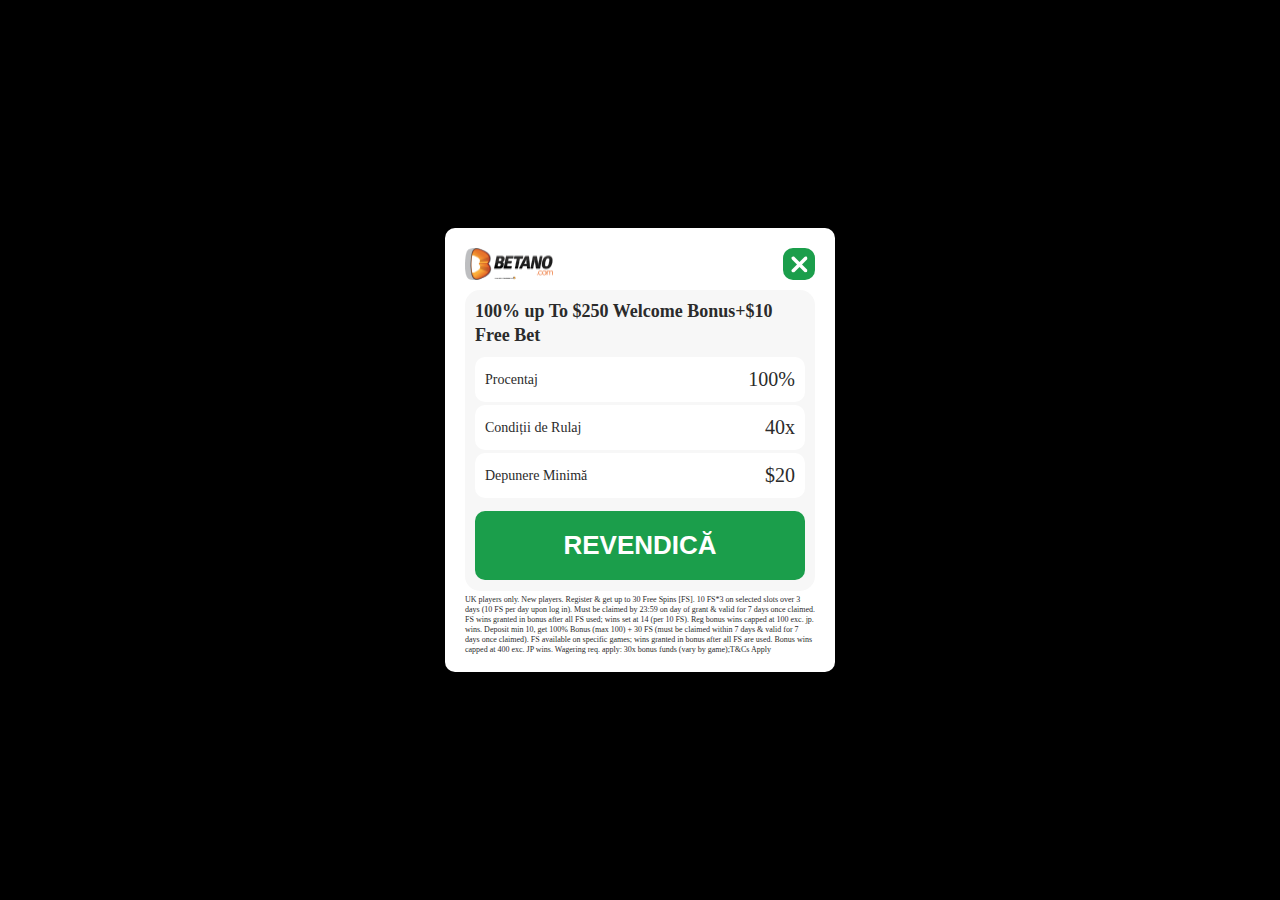
<file: Bonus pop up/index.html>
<!DOCTYPE html>
<html lang="en">
<head>
    <meta charset="UTF-8">
    <meta http-equiv="X-UA-Compatible" content="IE=edge">
    <meta name="viewport" content="width=device-width, initial-scale=1.0">
    <meta name="description" content="This page is a bonus pop-up for a sports agency">
    <title>Bonus</title>
    <link rel="stylesheet" href="style.css">
</head>
<body>
    <section>
        <header class="flex justify-between pb-10">
            <img src="./betano_logo-wide 1.png" alt="Betano logo">
            <img src="./Icon ionic-ios-close.png" alt="close button" role="button" tabIndex="0" aria-label="close button" class="closeButton">
        </header>
        <div class="bet-container">
            <h2 class="subtitle">100% up To $250 Welcome Bonus+$10 Free Bet </h2>

            <div class="flex justify-between conditions-style align-center">
                <p class="fs-14">Procentaj</p>
                <p class="fs-20">100%</p>
            </div>
            
            <div class="flex justify-between conditions-style align-center">
                <p class="fs-14">Condiții de Rulaj</p>
                <p class="fs-20">40x</p>
            </div>
            
            <div class="flex justify-between conditions-style align-center">
                <p class="fs-14">Depunere Minimă</p>
                <p class="fs-20">$20</p>
            </div>
            <button>REVENDICĂ</button>
        </div>
        <p class="uk-disclaimer">UK players only. New players. Register & get up to 30 Free Spins [FS]. 10 FS*3 on selected slots over 3 days (10 FS per day upon log in). Must be claimed by 23:59 on day of grant & valid for 7 days once claimed. FS wins granted in bonus after all FS used; wins set at 14 (per 10 FS). Reg bonus wins capped at 100 exc. jp. wins. Deposit min 10, get 100% Bonus (max 100) + 30 FS (must be claimed within 7 days & valid for 7 days once claimed). FS available on specific games; wins granted in bonus after all FS are used. Bonus wins capped at 400 exc. JP wins. Wagering req. apply: 30x bonus funds (vary by game);T&Cs Apply</p>
    </section>
</body>
</html>
</file>
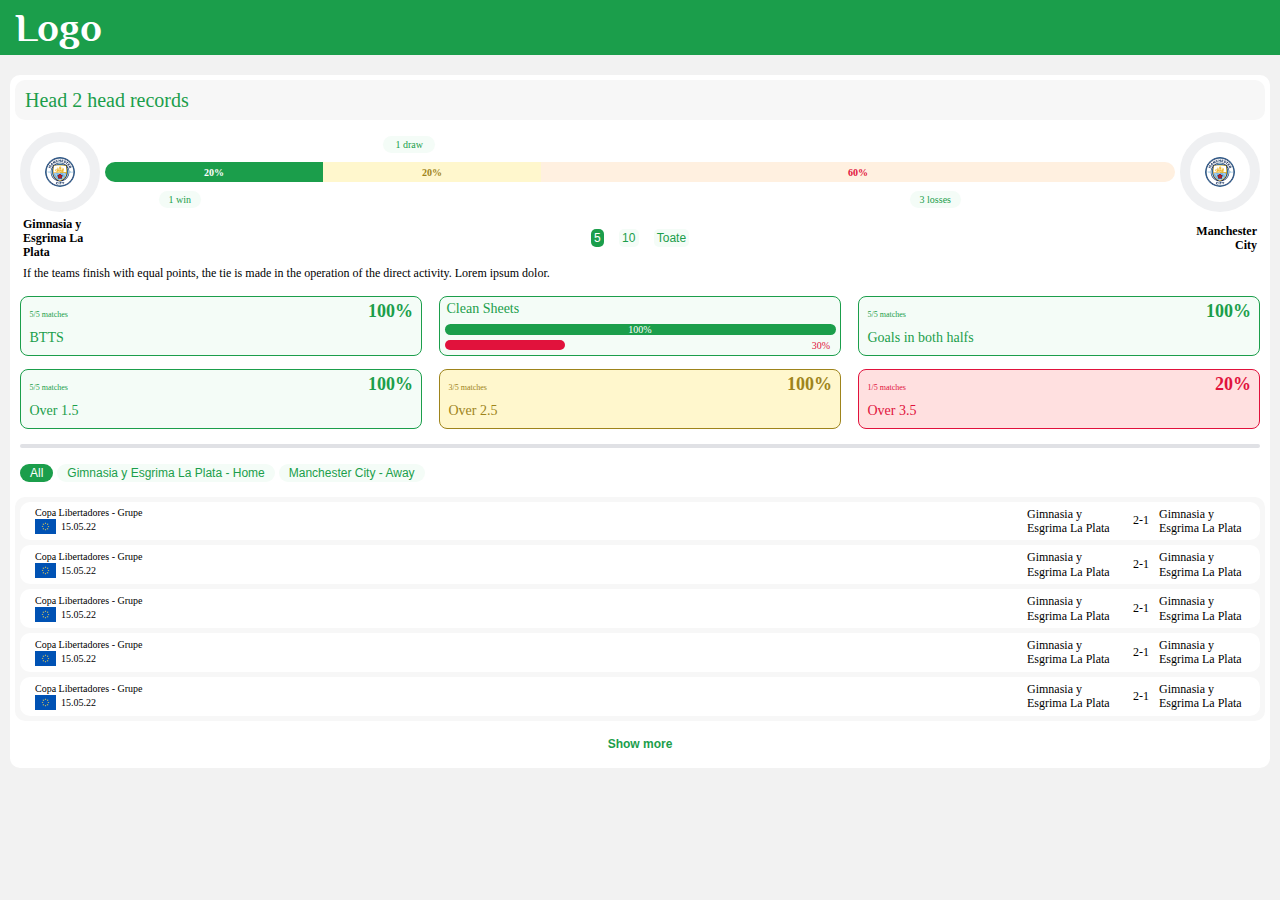
<file: Head2Head/index.html>
<!DOCTYPE html>
<html lang="en">
<head>
    <meta charset="UTF-8">
    <meta http-equiv="X-UA-Compatible" content="IE=edge">
    <meta name="viewport" content="width=device-width, initial-scale=1.0">
    <meta name="description" content="This page is a head2head page for a sports agency">
    <title>Standings-page</title>
    <link rel="preconnect" href="https://fonts.googleapis.com">
    <link rel="preconnect" href="https://fonts.gstatic.com" crossorigin>
    <link href="https://fonts.googleapis.com/css2?family=Bebas+Neue&family=Philosopher:wght@700&display=swap" rel="stylesheet">    <link rel="stylesheet" href="style.css">
    <script src="index.js" defer></script>
</head>
<body>
    <header> 
        Logo
    </header>
    <main>
        <h1> Head 2 head records </h1>
    </main>
</body>
</html>
</file>
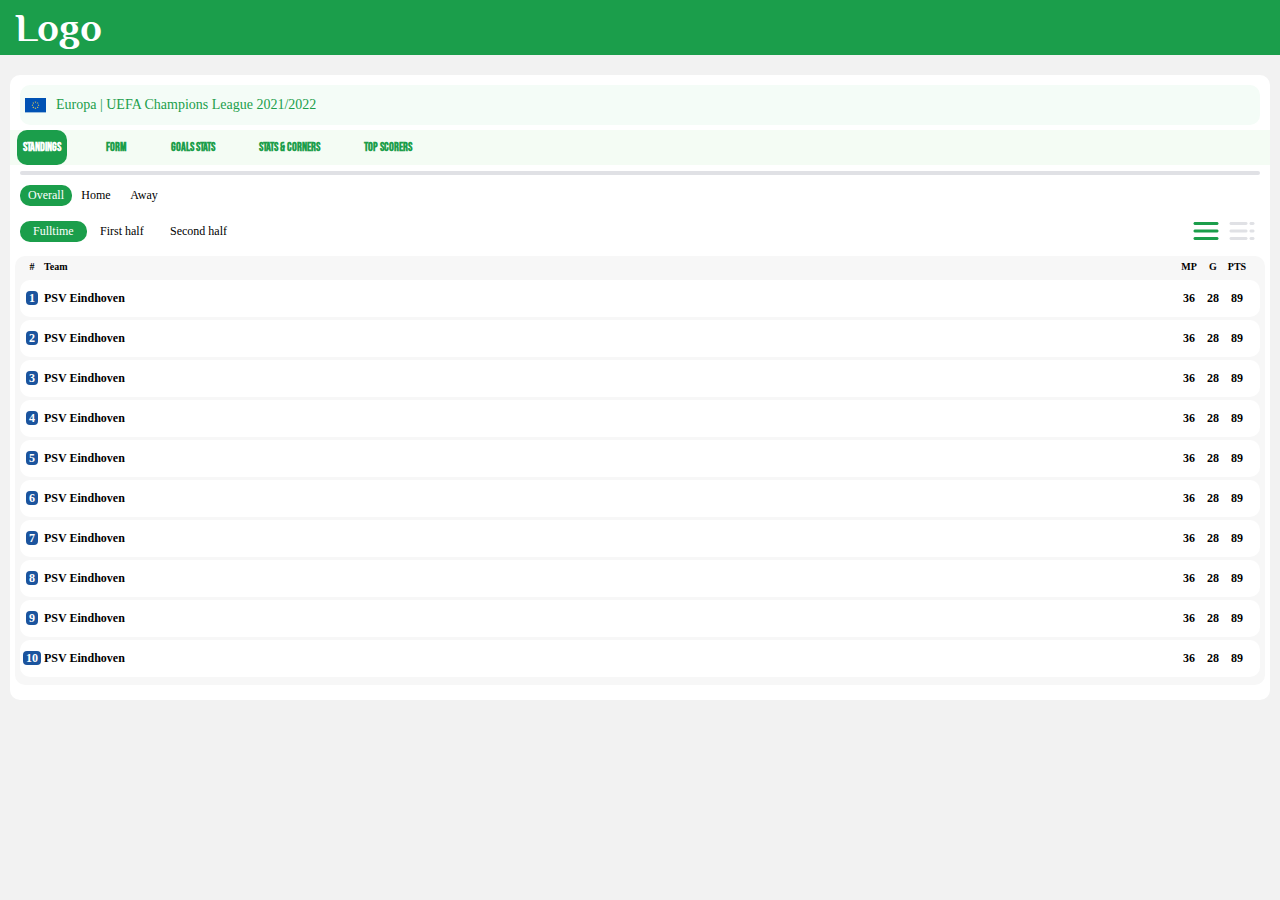
<file: Standings page/index.html>
<!DOCTYPE html>
<html lang="en">
<head>
    <meta charset="UTF-8">
    <meta http-equiv="X-UA-Compatible" content="IE=edge">
    <meta name="viewport" content="width=device-width, initial-scale=1.0">
    <meta name="description" content="This page is a standings page for a sports agency">
    <title>Standings-page</title>
    <link rel="preconnect" href="https://fonts.googleapis.com">
    <link rel="preconnect" href="https://fonts.gstatic.com" crossorigin>
    <link href="https://fonts.googleapis.com/css2?family=Bebas+Neue&family=Philosopher:wght@700&display=swap" rel="stylesheet">    <link rel="stylesheet" href="style.css">
    <script src="index.js" defer></script>
</head>
<body>
    <header> 
        Logo
    </header>
    <main>
            <div class="flex align-center title-wrapper gap10"> 
                <img src="./EU flag.png" alt="Europe Flag"> 
                <span class="title">Europa | UEFA Champions League 2021/2022</span>
            </div>
            <div class="option-submenu-wrapper">
                <ul class="flex align-center justify-between option-submenu">
                    <li role="button" tabIndex="0" class="option-submenu-selected">STANDINGS</li>
                    <li role="button" tabIndex="0">FORM</li>
                    <li role="button" tabIndex="0">GOALS STATS</li>
                    <li role="button" tabIndex="0">STATS & CORNERS</li>
                    <li role="button" tabIndex="0">TOP SCORERS</li>
                </ul>
            </div>
            <hr>
            <ul class="flex align-center stadium-submenu">
                <li role="button" tabIndex="0" class="stadium-submenu-selected">Overall</li>
                <li role="button" tabIndex="0">Home</li>
                <li role="button" tabIndex="0">Away</li>
            </ul>
            <div class="flex align-center justify-between mt-10">
                <ul class="flex align-center time-submenu ">
                    <li role="button" tabIndex="0" class="time-submenu-selected">Fulltime</li>
                    <li role="button" tabIndex="0">First half</li>
                    <li role="button" tabIndex="0">Second half</li>
                </ul>
                <div class="flex display-icons">
                    <img role="button" tabIndex="0" aria-label="display list" src="./Icon List.png" alt="display list">
                    <img role="button" tabIndex="0" aria-label="display structured list" src="./Icon Structured List.png" alt="display structured list" >
                </div>
            </div>
            <div class="ranking">
            </div>
    </main>
</body>
</html>
</file>
<file: Bonus pop up/style.css>
* {
  margin: 0;
  padding: 0;
  color: #2b2b2b;
}

body {
  background-color: black;
  display: flex;
  align-items: center;
  justify-content: center;
  height: 100vh;
}

section {
  display: block;
  max-width: 350px;
  padding: 20px 20px 17px;
  background-color: white;
  border-radius: 10px;
  margin: 0 20px;
}

.flex {
  display: flex;
}

.justify-between {
  justify-content: space-between;
}

.align-center {
  align-items: center;
}

.closeButton {
  padding: 7.5px;
  background-color: #1b9e4b;
  border-radius: 10px;
}

.subtitle {
  font-size: 18px;
  font-weight: 600;
  line-height: 24px;
  margin-bottom: 10px;
}

.bet-container {
  background-color: #f7f7f7;
  padding: 9px 10px 11px;
  border-radius: 15px;
  margin-bottom: 4px;
}

.conditions-style {
  background-color: white;
  border-radius: 10px;
  padding: 11px 10px;
  margin: 3px 0;
}

button {
  background-color: #1b9e4b;
  color: white;
  font-size: 26px;
  font-weight: 900;
  border-radius: 10px;
  border: none;
  padding: 19px 0;
  width: 100%;
  margin-top: 10px;
}

.uk-disclaimer {
  font-size: 8px;
  line-height: 10px;
  color: #2b2b2b;
}

.fs-14 {
  font-size: 14px;
}

.fs-20 {
  font-size: 20px;
}

.pb-10 {
  padding-bottom: 10px;
}
</file>
<file: Head2Head/style.css>
* {
  margin: 0;
  padding: 0;
}

body {
  background-color: #f2f2f2;
}

header {
  font-family: 'Philosopher', sans-serif;
  background-color: #1b9e4b;
  color: white;
  font-size: 40px;
  font-weight: 700;
  padding: 5px 15px;
}

main {
  background-color: white;
  margin: 20px 10px;
  border-radius: 10px;
  padding: 5px;
}

.flex {
  display: flex;
}

.bar-item {
  flex: 1;
  justify-content: space-around;
}

.flex-col {
  flex-direction: column;
}

.justify-between {
  justify-content: space-between;
}

.align-center {
  align-items: center;
}

h1 {
  background-color: #f7f7f7;
  color: #1b9e4b;
  padding: 8px 10px;
  font-size: 20px;
  line-height: 24px;
  border-radius: 10px;
  font-weight: 400;
}

.team-logo {
  padding: 15px;
  border: 10px solid #eff0f2;
  border-radius: 100px;
}

.info-bar {
  padding: 12px 5px 5px;
}

.green-pill {
  font-size: 10px;
  color: #1b9e4b;
  background-color: #f4fcf7;
  text-align: center;
  border-radius: 100px;
  padding: 3px 10px;
  max-width: 2rem;
}

.percentage-bar {
  display: flex;
  height: 20px;
}

.green {
  background-color: #1b9e4b;
  color: white;
  font-size: 10px;
  font-weight: 600;
  text-align: center;
  padding: 5px;
  border-radius: 100px 0 0 100px;
  flex: 1;
}

.yellow {
  background-color: #fff7cd;
  color: #9e841b;
  font-size: 10px;
  font-weight: 600;
  text-align: center;
  padding: 5px;
  flex: 1;
}

.red {
  background-color: #fff0e0;
  color: #e1123c;
  font-size: 10px;
  font-weight: 600;
  text-align: center;
  padding: 5px;
  border-radius: 0 100px 100px 0;
  flex: 3;
}

.team-name-bar {
  padding: 0 8px;
}

.team-name {
  font-size: 12px;
  font-weight: 600;
  line-height: 14px;
  max-width: 5rem;
}

.button-container {
  gap: 15px;
}

button {
  color: #1b9e4b;
  font-size: 12px;
  line-height: 14px;
  background-color: #f4fcf7;
  border: none;
  border-radius: 5px;
  padding: 0.1rem 0.2rem;
  cursor: pointer;
}

.button-pressed {
  background-color: #1b9e4b;
  color: white;
}

.paragraph {
  font-size: 12px;
  font-weight: 400;
  line-height: 14px;
  padding: 7px 8px 16px;
}

.grid-container {
  display: grid;
  grid-template-columns: 1fr 1fr 1fr;
  padding: 0 5px;
  row-gap: 13px;
  column-gap: 17px;
}

.grid-container > * {
  border: 1px solid #1b9e4b;
  border-radius: 8px;
}

.number-matches {
  font-size: 8px;
  font-weight: 400;
  line-height: 10px;
  padding-left: 8.5px;
  padding-bottom: 2px;
}

.matches-percentage {
  font-size: 18px;
  font-weight: 700;
  margin: 4px 8px 0 0;
}

.align-vertical {
  align-items: flex-end;
}

.stats-matches {
  font-size: 14px;
  font-weight: 400;
  line-height: 17px;
  padding: 7px 0 9px 8.5px;
}

.bg-light-green {
  background-color: #f4fcf7;
}

.text-green {
  color: #1b9e4b;
}

.clean-sheets {
  font-size: 14px;
  font-weight: 400;
  line-height: 17px;
  padding-top: 2.5px;
  padding-left: 6.5px;
}

.green-bar {
  background-color: #1b9e4b;
  color: white;
  text-align: center;
  font-size: 10px;
  margin: 0 4.5px;
  border-radius: 100px;
}

.red-bar {
  height: 10px;
  width: 30%;
  background-color: #e1123c;
  border-radius: 100px;
  margin-left: 4.5px;
}

.red-bar-percentage {
  font-size: 10px;
  font-weight: 400;
  color: #e1123c;
  padding: 5px 10px 4px 0;
}

hr {
  border: none;
  height: 4px;
  border-radius: 4px;
  margin: 15px 5px;
  background-color: #e0e1e5;
}

.yellow-card {
  border-color: #9e841b;
  background-color: #fff7cd;
}

.text-yellow {
  color: #9e841b;
}

.red-card {
  border-color: #e1123c;
  background-color: #ffe0e0;
}

.text-red {
  color: #e1123c;
}

.text-align-right {
  text-align: right;
}

.ml-26 {
  margin-left: 26%;
}

.ml-5 {
  margin-left: 5%;
}

.mr-20 {
  margin-right: 20%;
}

.horizontal-stats {
  margin: 0 5px;
  padding-bottom: 10px;
  overflow: auto;
  white-space: nowrap;
}

.horizontal-stats button {
  border-radius: 100px;
  padding-left: 10px;
  padding-right: 10px;
}

.past-matches-container {
  margin: 5px 0;
  padding: 5px;
  background-color: #f7f7f7;
  border-radius: 10px;
}

.match-container {
  background-color: white;
  border-radius: 10px;
  padding: 5px;
}

.match-division {
  padding-left: 10px;
  flex: 1 1 6rem;
}

.fs-10 {
  font-size: 10px;
}

.fs-12 {
  font-size: 12px;
}

.flex-gap-5 {
  gap: 5px;
}

.flex-gap-10 {
  gap: 10px;
}

.match-score {
  flex: 0 0 1rem;
  text-align: center;
}

.match-teams {
  flex: 0 1 6rem;
}

.line-height-12 {
  line-height: 1.2;
}

.show-more-button {
  background-color: white;
  margin: 10px auto;
  font-size: 12px;
  font-weight: 600;
}
</file>
<file: Standings page/style.css>
* {
  margin: 0;
  padding: 0;
}

body {
  background-color: #f2f2f2;
}

header {
  font-family: 'Philosopher', sans-serif;
  background-color: #1b9e4b;
  color: white;
  font-size: 40px;
  font-weight: 700;
  padding: 5px 15px;
}

main {
  background-color: white;
  margin: 20px 10px;
  border-radius: 10px;
  padding-top: 10px;
  padding-bottom: 5px;
}

.flex {
  display: flex;
}

.justify-between {
  justify-content: space-between;
}

.align-center {
  align-items: center;
}

.title-wrapper {
  padding: 10px 5px;
  background-color: #f4fcf7;
  border-radius: 10px;
  margin: 0 10px 5px;
  gap: 10px;
}

.title {
  font-size: 14px;
  font-weight: 400;
  line-height: 20px;
  color: #1b9e4b;
}

ul {
  list-style: none;
}

li {
  cursor: pointer;
}

.option-submenu-wrapper {
  background-color: #f4fcf4;
}

.option-submenu {
  padding: 0 7px;
  max-width: 400px;
}

.option-submenu > * {
  font-family: 'Bebas Neue', cursive;
  font-size: 12px;
  font-weight: 600;
  color: #1b9e4b;
  padding: 5px;
}

.option-submenu-selected {
  background-color: #1b9e4b;
  color: white;
  padding: 10px 6px;
  border-radius: 10px;
}

hr {
  border: none;
  height: 4px;
  border-radius: 4px;
  margin: 6px 10px 10px;
  background-color: #e0e1e5;
}

.display-icons {
  padding-right: 10px;
}

.display-icons > * {
  cursor: pointer;
  padding: 5px;
}

.stadium-submenu {
  font-size: 12px;
  padding: 0 10px;
}

.time-submenu {
  font-size: 12px;
  padding: 0 10px;
  justify-content: space-between;
  width: 100%;
  max-width: 220px;
}

.time-submenu > * {
  padding: 3px 13px;
}

.time-submenu-selected {
  background-color: #1b9e4b;
  color: white;
  border-radius: 10px;
}

.stadium-submenu > * {
  flex: 0 1 2rem;
  text-align: center;
  padding: 3px 8px;
}

.stadium-submenu-selected {
  background-color: #1b9e4b;
  color: white;
  border-radius: 10px;
}

.mt-10 {
  margin-top: 10px;
}

.ranking {
  background-color: #f7f7f7;
  margin: 10px 5px;
  border-radius: 10px;
  padding-bottom: 5px;
}

.ranking-header {
  font-size: 10px;
  font-weight: 600;
  padding: 5px 16px 5px 5px;
}

.ranking-header > * {
  flex: 0 1 1.5rem;
  text-align: center;
}

.ranking-header :nth-child(2) {
  flex: 1;
  text-align: left;
}

.team-item {
  font-size: 12px;
  font-weight: 600;
  padding: 11px 11px 11px 0;
  margin: 3px 5px;
  background-color: white;
  border-radius: 10px;
}

.team-item > * {
  flex: 0 1 1.5rem;
  text-align: center;
}

.team-item :nth-child(2) {
  flex: 1;
  text-align: left;
}

.blue-background {
  background-color: #1b549e;
  color: white;
  border-radius: 4px;
  padding: 0 0.2rem;
}

button {
  border: none;
  background-color: inherit;
  color: inherit;
}
</file>
